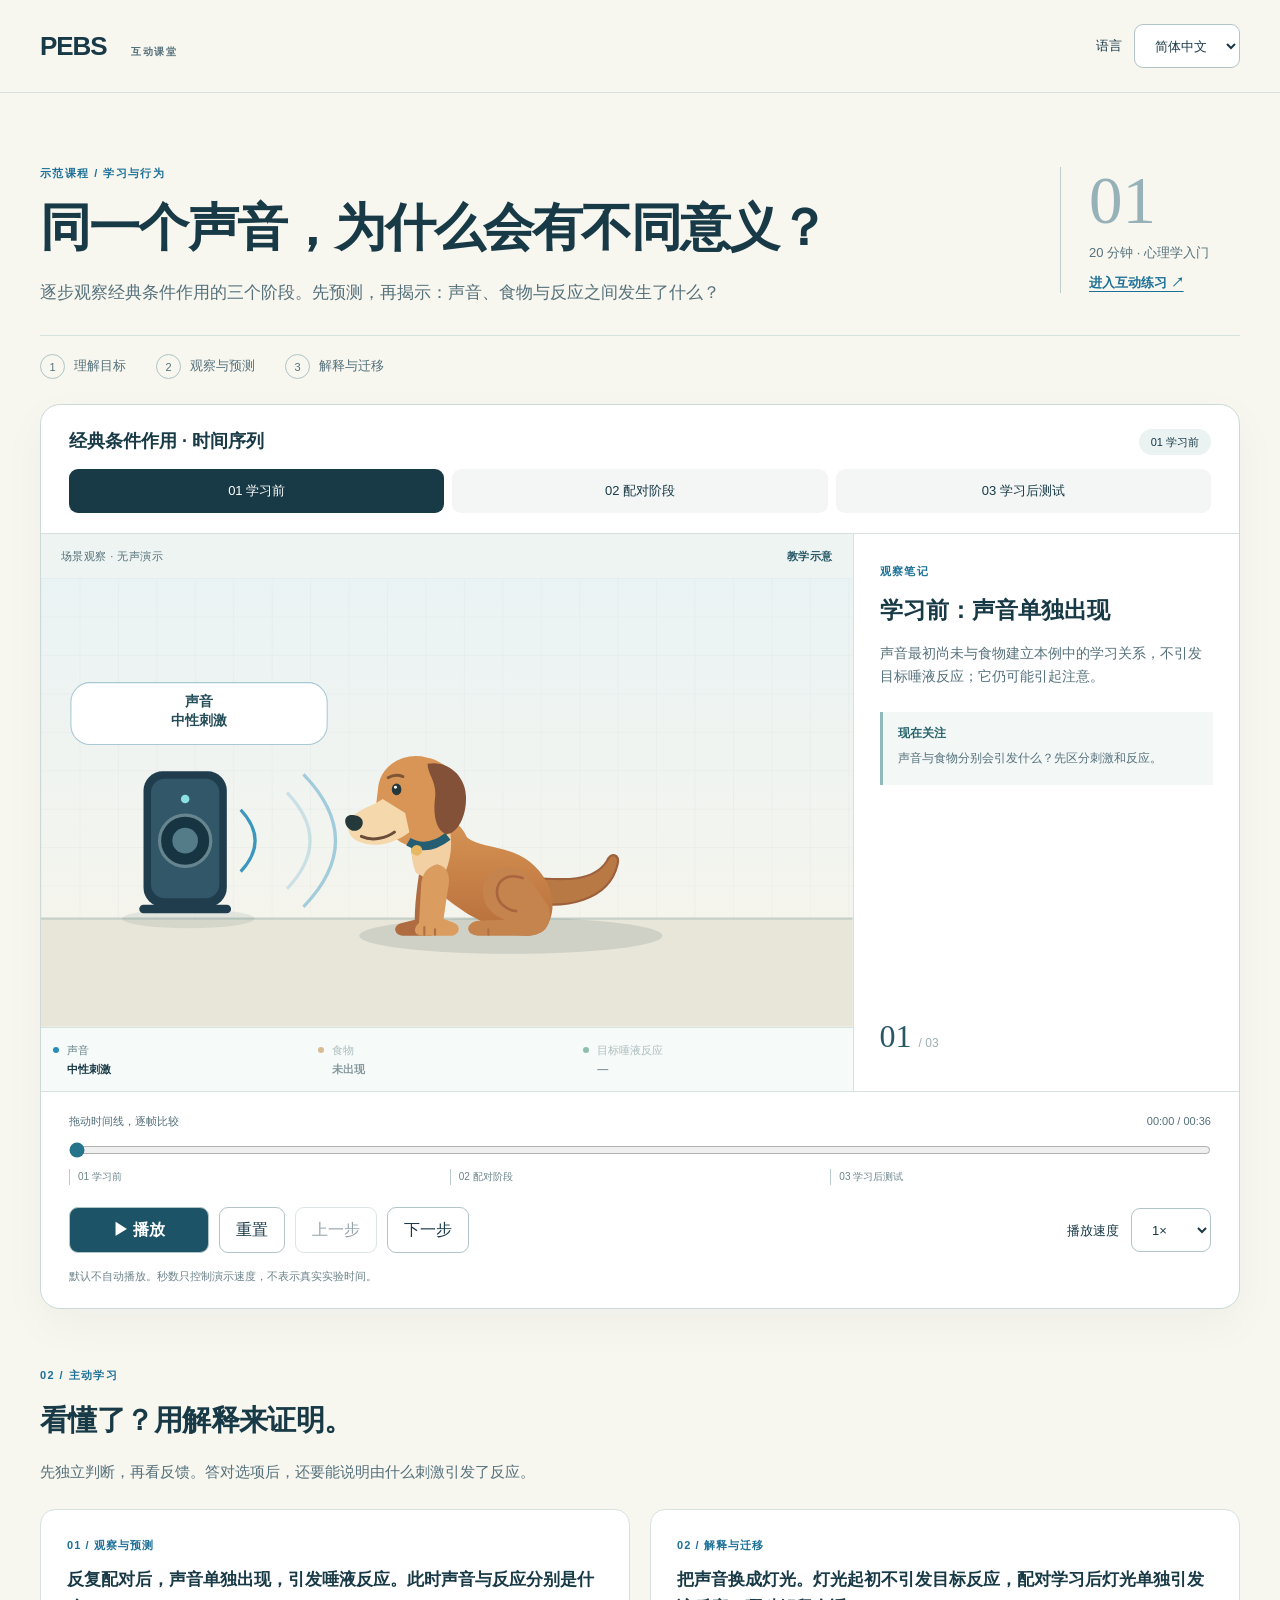
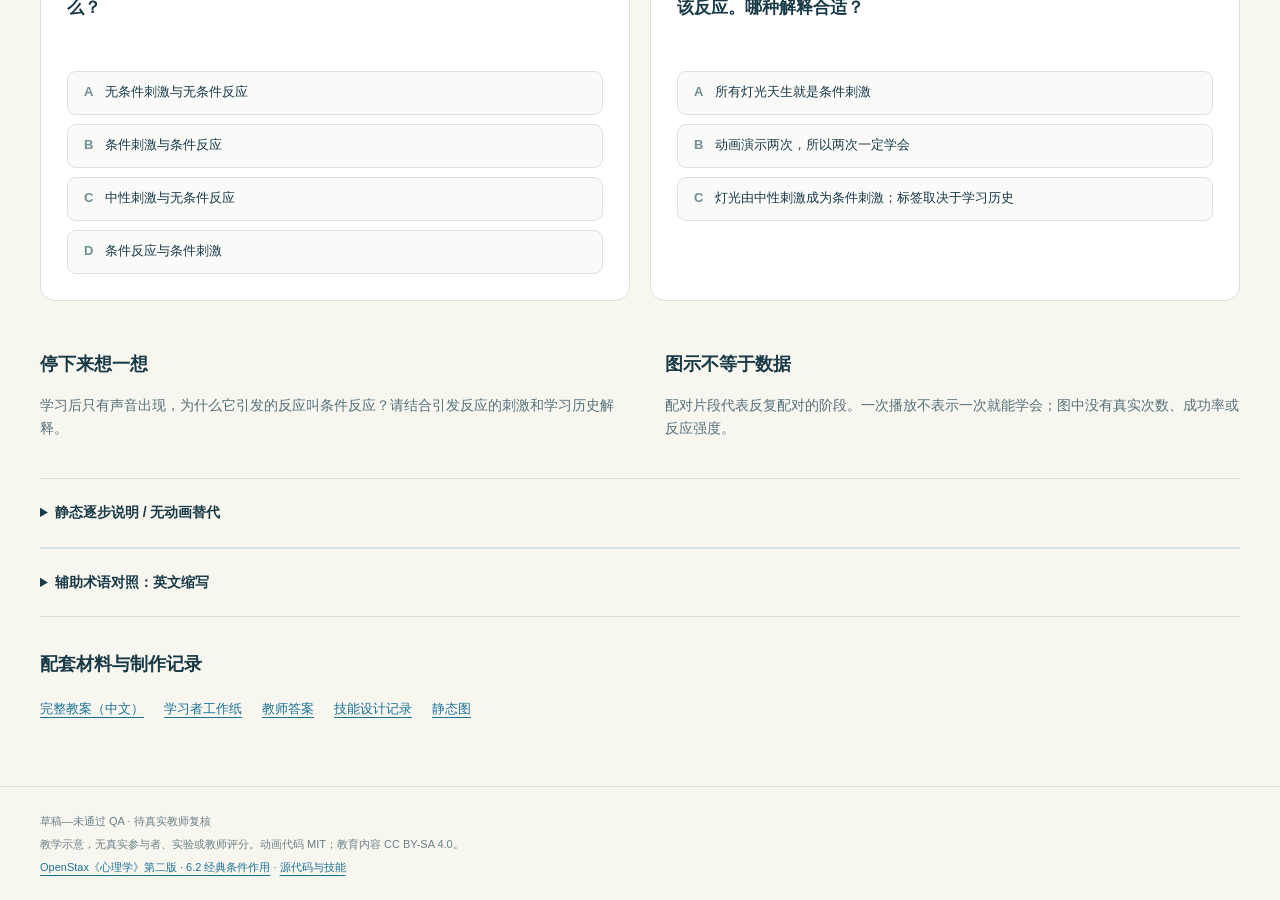
<file: examples/classical-conditioning/index.html>
<!doctype html><html lang="zh-CN"><head><meta charset="utf-8"><meta name="viewport" content="width=device-width,initial-scale=1"><meta name="description" content="A continuous illustrated classical-conditioning lesson with timeline and interactive practice."><title>PEBS · 经典条件作用</title><link rel="stylesheet" href="style.css"><script defer src="demo.js"></script></head><body>
<header><a class="brand" href="https://github.com/Beritwu/psychology-education-skills">PEBS <span id="brandLabel"></span></a><label><span id="languageLabel">语言</span><select id="language"><option value="zh-CN">简体中文</option><option value="en">English</option><option value="ja">日本語</option><option value="ko">한국어</option></select></label></header>
<main><section class="hero"><div><p class="eyebrow" id="eyebrow"></p><h1 id="title"></h1><p class="intro" id="intro"></p></div><div class="lesson-meta"><span>01</span><p id="meta"></p><a href="#practice" id="practiceLink"></a></div></section><div class="learning-path" id="learningPath"></div>
<section class="laboratory" aria-labelledby="labTitle"><div class="lab-heading"><h2 id="labTitle"></h2><span class="status-pill" id="position"></span></div><nav class="phases" id="phaseNav"><button type="button" data-phase="0"></button><button type="button" data-phase="1"></button><button type="button" data-phase="2"></button></nav>
<div class="stage-layout"><div class="stage"><div class="scene-top"><span id="sceneLabel"></span><span id="sceneState"></span></div>
<svg id="scene" viewBox="0 0 760 420" role="img" aria-labelledby="sceneTitle sceneDesc"><title id="sceneTitle">经典条件作用场景</title><desc id="sceneDesc">声音、狗、食物与唾液反应。</desc><defs><linearGradient id="wall" x2="0" y2="1"><stop stop-color="#eaf3f4"/><stop offset="1" stop-color="#f8f5eb"/></linearGradient><linearGradient id="coat" x2="0" y2="1"><stop stop-color="#d89555"/><stop offset="1" stop-color="#b76e3b"/></linearGradient><linearGradient id="bowlFill" x2="0" y2="1"><stop stop-color="#e6a652"/><stop offset="1" stop-color="#bc7630"/></linearGradient><pattern id="grid" width="36" height="36" patternUnits="userSpaceOnUse"><path d="M36 0H0V36" fill="none" stroke="#90a9ab" stroke-opacity=".12"/></pattern></defs><rect width="760" height="420" fill="url(#wall)"/><rect width="760" height="320" fill="url(#grid)"/><path d="M0 319H760V420H0Z" fill="#e8e6d9"/><path d="M0 319H760" stroke="#c6d0c8" stroke-width="2"/><ellipse cx="440" cy="335" rx="142" ry="17" fill="#213f4120"/><ellipse cx="138" cy="319" rx="62" ry="9" fill="#213f4116"/>
<g id="soundSource"><rect x="96" y="181" width="78" height="127" rx="18" fill="#203d4d"/><rect x="103" y="188" width="64" height="112" rx="13" fill="#315768"/><circle cx="135" cy="246" r="24" fill="#173443" stroke="#66858e" stroke-width="3"/><circle id="speakerCone" cx="135" cy="246" r="12" fill="#547b88"/><circle id="speakerLight" cx="135" cy="207" r="4" fill="#8cacae"/><rect x="92" y="306" width="86" height="8" rx="4" fill="#203d4d"/></g>
<g id="waves" fill="none" stroke="#278dba" stroke-width="3"><path id="wave0" d="M187 217Q214 246 187 275"/><path id="wave1" d="M207 201Q250 246 207 291"/><path id="wave2" d="M229 184Q289 246 229 308"/></g>
<g id="dog">
<!-- Sitting profile: tail and far foreleg behind a continuous neck/back silhouette. -->
<path id="tail" d="M454 303C491 311 532 302 540 268C542 259 534 256 530 265C518 284 491 284 457 280Z" fill="#b97945" stroke="#9c603b" stroke-width="2"/>
<path d="M359 251C354 273 350 302 350 320L338 323C329 325 330 334 339 335H366L375 267Z" fill="#af6c40"/>
<path d="M354 226C371 217 391 225 399 243C411 253 438 250 458 266C478 282 486 309 472 329C463 338 444 336 429 330L400 315C382 302 363 290 351 271C344 258 346 238 354 226Z" fill="url(#coat)"/>
<!-- The folded hind leg ends in a flat planted paw, separated from the chest. -->
<path d="M454 277C435 263 414 275 414 294C414 308 425 317 435 320L410 321C398 322 396 334 409 335H455C473 335 480 322 475 307" fill="#c5844d"/>
<path d="M451 281C437 276 427 283 427 294C427 305 437 311 445 312" fill="none" stroke="#a9653d" stroke-width="2.5" stroke-linecap="round"/>
<!-- A narrow chest bib follows the neck, with one near foreleg below it. -->
<path d="M353 237C363 242 376 240 383 236C386 253 383 272 372 287L351 276C345 261 347 247 353 237Z" fill="#f2d0a4"/>
<path d="M371 268C381 270 384 279 381 292L377 319L387 323C394 326 392 335 383 335H358C349 335 348 328 354 323L356 287C357 277 361 271 371 268Z" fill="#db9c60"/>
<path d="M359 327L359 334M369 329L369 334M419 329L419 334" stroke="#af7045" stroke-width="2" stroke-linecap="round"/>
<g id="dogHead">
<path d="M316 194C320 173 342 163 361 168C382 172 391 188 388 209L381 239C373 254 351 257 335 246L312 228Z" fill="#d89555"/>
<path d="M320 207C310 214 300 215 291 224C285 231 287 243 298 247C314 254 333 247 345 238L341 220Z" fill="#f6d8ad"/>
<path d="M291 222C283 222 283 232 290 236C296 239 303 233 301 227C300 224 296 222 291 222Z" fill="#25383a"/>
<path d="M300 242C311 247 324 243 331 238" fill="none" stroke="#694d39" stroke-width="2.8" stroke-linecap="round"/>
<path d="M362 174C382 170 399 187 398 207C398 224 390 239 380 240C370 237 367 222 369 206C371 191 362 184 362 174Z" fill="#825137"/>
<ellipse id="eye" cx="333" cy="198" rx="4.5" ry="5.5" fill="#27383c"/><circle cx="332" cy="196" r="1.4" fill="white"/>
<path d="M325 187Q332 183 339 186" fill="none" stroke="#805437" stroke-width="2.6" stroke-linecap="round"/>
<g id="droplets" fill="#279fc0"><path id="drop0" d="M307 245Q302 253 307 256Q312 253 307 245"/><path id="drop1" d="M312 246Q307 254 312 257Q317 254 312 246"/><path id="drop2" d="M309 245Q304 253 309 256Q314 253 309 245"/></g>
</g>
<path d="M344 247Q362 257 381 242" fill="none" stroke="#255d72" stroke-width="8"/><circle cx="352" cy="255" r="5" fill="#e6b862"/>
</g>
<g id="foodObject"><ellipse cx="242" cy="335" rx="59" ry="9" fill="#213f4120"/><path d="M188 306H296L281 333H202Z" fill="url(#bowlFill)" stroke="#9c632f" stroke-width="2"/><ellipse cx="242" cy="305" rx="55" ry="12" fill="#f5d2a1" stroke="#b97b36" stroke-width="2"/><g fill="#93603d"><circle cx="211" cy="300" r="8"/><circle cx="228" cy="295" r="9"/><circle cx="245" cy="298" r="9"/><circle cx="263" cy="295" r="8"/><circle cx="278" cy="302" r="7"/></g><path d="M205 321H279" stroke="#f5cf8c" stroke-width="3" stroke-linecap="round"/></g>
<g class="svg-label"><rect x="28" y="98" width="240" height="58" rx="18" fill="#fff" stroke="#a7c8d5"/><text id="cueSvgText" x="148" y="120" text-anchor="middle"/></g><g id="responseLabel" class="svg-label"><path d="M438 157L397 192" stroke="#459c86" stroke-width="2" stroke-dasharray="4 4"/><rect x="430" y="100" width="280" height="62" rx="21" fill="#e8f8ed" stroke="#7fbba2"/><text id="responseSvgText" x="570" y="125" text-anchor="middle"/></g><g id="foodLabel" class="svg-label"><rect x="116" y="353" width="260" height="58" rx="16" fill="#fff2d8" stroke="#d5b476"/><text id="foodSvgText" x="246" y="375" text-anchor="middle"/></g></svg>
<div class="event-strip"><div id="cueEvent"><span class="event-dot blue"></span><span id="cueTitle"></span><strong id="cueTag"></strong></div><div id="foodEvent"><span class="event-dot amber"></span><span id="foodTitle"></span><strong id="foodTag"></strong></div><div id="responseEvent"><span class="event-dot green"></span><span id="responseTitle"></span><strong id="responseTag"></strong></div></div></div>
<aside class="observation"><div class="small-label" id="observeLabel"></div><h3 id="stepTitle"></h3><p id="caption" aria-live="polite"></p><div class="focus-box"><span id="focusLabel"></span><p id="focusText"></p></div><div class="phase-fraction"><span id="phaseNumber">01</span><span>/ 03</span></div></aside></div>
<div class="timeline"><div class="timeline-labels"><span id="timelineLabel"></span><output id="clock">00:00 / 00:36</output></div><input id="scrubber" type="range" min="0" max="36" step="0.01" value="0" aria-label="动画时间线"><div class="timeline-chapters" id="timelineChapters"></div></div><div class="controls"><button id="play" class="primary" type="button"></button><button id="reset" type="button"></button><button id="previous" type="button"></button><button id="next" type="button"></button><label><span id="speedLabel"></span><select id="speed"><option value="0.5">0.5×</option><option value="1" selected>1×</option><option value="1.5">1.5×</option></select></label></div><p class="motion-note" id="motionNote"></p></section>
<section class="practice" id="practice"><div class="section-heading"><span class="eyebrow" id="practiceEyebrow"></span><h2 id="practiceTitle"></h2><p id="practiceIntro"></p></div><div id="questions" class="questions"></div></section><section class="takeaways"><div><h2 id="questionTitle"></h2><p id="question"></p></div><div><h2 id="limitTitle"></h2><p id="limit"></p></div></section><details><summary id="transcriptTitle"></summary><ol id="transcriptList"></ol></details><details id="glossary"><summary id="glossaryTitle"></summary><ul id="glossaryList"></ul></details><section class="resources"><h2 id="resourceTitle"></h2><p id="resources"></p></section><noscript><a href="overview.zh-CN.svg">静态图（中文）</a> · <a href="overview.en.svg">Static diagram (English)</a> · <a href="overview.ja.svg">静的な図（日本語）</a> · <a href="overview.ko.svg">정적 그림（한국어）</a></noscript></main><footer><p id="draft"></p><p id="footer"></p><a href="https://openstax.org/books/psychology-2e/pages/6-2-classical-conditioning" id="sourceTitle"></a> · <a href="https://github.com/Beritwu/psychology-education-skills" id="sourceLink"></a></footer></body></html>
</file>
<file: examples/classical-conditioning/style.css>
:root{color-scheme:light;--ink:#183946;--muted:#55717b;--line:#d7e1df;--blue:#1d7198;--green:#20705b;--cream:#f7f6ef}*{box-sizing:border-box}html{scroll-behavior:smooth}body{margin:0;background:var(--cream);color:var(--ink);font-family:Inter,"Segoe UI","Noto Sans CJK SC","Yu Gothic","Malgun Gothic",sans-serif;line-height:1.65}header,main,footer{max-width:1280px;margin:auto;padding:24px 40px}header{display:flex;align-items:center;justify-content:space-between;border-bottom:1px solid var(--line);gap:20px}.brand{font-size:26px;letter-spacing:-.04em;font-weight:850;text-decoration:none;color:var(--ink)}.brand span{font-size:10px;letter-spacing:.17em;font-weight:600;display:inline-block;margin-left:18px;color:var(--muted)}a{color:var(--blue);text-underline-offset:4px}header label,.controls label{display:flex;align-items:center;gap:12px;font-size:13px}select,button{font:inherit;color:var(--ink);background:white;border:1px solid #b2c4c8;border-radius:9px;min-height:44px;padding:9px 16px}button{cursor:pointer;transition:background .18s,border-color .18s}button:hover:not(:disabled){background:#edf5f6;border-color:var(--blue)}:focus-visible{outline:3px solid #b87925;outline-offset:4px}button:disabled{opacity:.45;cursor:default}.hero{display:grid;grid-template-columns:1fr 180px;gap:70px;align-items:center;padding:36px 0 28px}.eyebrow,.small-label{font-size:11px;font-weight:700;letter-spacing:.13em;color:var(--blue)}h1{font-size:clamp(30px,4.1vw,51px);line-height:1.22;letter-spacing:-.035em;margin:15px 0 20px;max-width:900px}.intro{font-size:17px;color:var(--muted);max-width:800px;margin:0}.lesson-meta{border-left:1px solid #becfcb;padding-left:28px;font-size:13px;color:var(--muted)}.lesson-meta>span{font-family:Georgia,serif;font-size:67px;line-height:1;color:#96b2b8}.lesson-meta p{margin:8px 0}.lesson-meta a{font-weight:600}.learning-path{display:flex;gap:30px;border-top:1px solid var(--line);padding:18px 0 25px;font-size:13px;color:var(--muted)}.learning-path span:before{content:attr(data-number);display:inline-grid;place-items:center;width:23px;height:23px;border:1px solid #aec4c6;border-radius:50%;margin-right:9px;font-size:11px}.laboratory{background:white;border:1px solid #cbdad8;border-radius:20px;overflow:hidden;box-shadow:0 15px 45px #1d45520a}.lab-heading{padding:22px 28px 12px;display:flex;align-items:center;justify-content:space-between;gap:15px}.lab-heading h2{font-size:18px;margin:0}.status-pill{font-size:11px;border-radius:20px;background:#eaf3f2;padding:4px 12px;white-space:nowrap}.phases{display:grid;grid-template-columns:repeat(3,1fr);padding:0 28px 20px;gap:8px}.phases button{font-size:13px;background:#f3f6f5;border:1px solid transparent}.phases button[aria-current=step]{background:var(--ink);color:white}.stage-layout{display:grid;grid-template-columns:minmax(0,2.1fr) minmax(250px,1fr);border-top:1px solid var(--line);border-bottom:1px solid var(--line)}.stage{min-width:0;background:#edf2eb}.scene-top{display:flex;align-items:center;justify-content:space-between;padding:13px 20px;font-size:11px;letter-spacing:.04em;color:#547078;background:#edf4f2}.scene-top span:last-child{font-weight:700;color:#295868}#scene{display:block;width:100%;height:auto}.svg-label text{font-family:inherit;font-size:13px;fill:#244d5a;font-weight:650}.event-strip{display:grid;grid-template-columns:repeat(3,1fr);background:#f6faf8;padding:13px 12px;gap:8px;border-top:1px solid #d6e3df}.event-strip>div{font-size:11px;color:#6b858a;display:grid;grid-template-columns:8px 1fr;gap:1px 6px;align-items:center;opacity:.5}.event-strip>div.active{opacity:1}.event-strip strong{grid-column:2;font-weight:650;font-size:11px;color:var(--ink)}.event-dot{display:block;width:6px;height:6px;border-radius:50%}.blue{background:#278dba}.amber{background:#bb7b30}.green{background:#298565}.observation{padding:28px 26px;background:#fff;border-left:1px solid var(--line);position:relative;display:flex;flex-direction:column}.observation h3{font-size:23px;line-height:1.45;margin:14px 0}.observation>p{font-size:14px;color:var(--muted);margin:0 0 24px}.focus-box{border-left:3px solid #90b9bc;background:#f3f7f6;padding:12px 15px;font-size:12px}.focus-box>span{font-weight:700;color:#2a656d}.focus-box p{margin:5px 0;color:var(--muted)}.phase-fraction{margin-top:auto;padding-top:22px;color:#9bb0b3;font-size:12px}.phase-fraction span:first-child{font-size:32px;color:#285865;margin-right:7px;font-family:Georgia,serif}.timeline{padding:20px 28px 0}.timeline-labels{display:flex;justify-content:space-between;font-size:11px;color:var(--muted)}#clock{font-variant-numeric:tabular-nums}input[type=range]{width:100%;accent-color:#26748b;cursor:ew-resize;margin:10px 0 4px;height:20px}.timeline-chapters{display:grid;grid-template-columns:repeat(3,1fr);font-size:10px;color:#6a858c}.timeline-chapters span{border-left:1px solid #b8cdcc;padding-left:8px}.controls{display:flex;gap:10px;align-items:center;padding:22px 28px 0;flex-wrap:wrap}.controls label{margin-left:auto}.primary{background:#1c5366;color:white;min-width:140px;font-weight:650}.primary:hover:not(:disabled){background:#286c80;color:white}.motion-note{font-size:11px;color:#6c8389;margin:14px 28px 22px}.practice{padding:52px 0 24px}.section-heading h2{font-size:29px;letter-spacing:-.02em;margin:10px 0}.section-heading p{color:var(--muted);font-size:15px;max-width:800px}.questions{display:grid;grid-template-columns:1fr 1fr;gap:20px;margin-top:24px}.question-card{background:white;border:1px solid var(--line);border-radius:15px;padding:26px}.question-card .question-number{font-size:11px;letter-spacing:.1em;color:var(--blue);font-weight:700}.question-card h3{font-size:17px;line-height:1.65;min-height:85px;margin:12px 0 20px}.options{display:grid;gap:9px}.options button{text-align:left;font-size:13px;display:flex;gap:12px;align-items:flex-start;width:100%;background:#fafbf9;border-color:#d9e3df}.options button b{color:#718d94}.options button.selected{border-color:#317a8a;background:#eaf4f5}.options button.correct{border-color:#458b68;background:#eef8ef}.feedback{font-size:13px;margin:18px 0 0;padding:14px;border-radius:8px;background:#f3f6f5;color:var(--muted)}.feedback:empty{display:none}.feedback strong{display:block;color:var(--green);margin-bottom:5px}.takeaways{display:grid;grid-template-columns:1fr 1fr;gap:50px;padding:10px 0 24px}.takeaways h2{font-size:18px}.takeaways p{font-size:14px;color:var(--muted)}details{border-top:1px solid var(--line);border-bottom:1px solid var(--line);padding:22px 0;font-size:14px}summary{cursor:pointer;font-weight:650}li{padding:7px 0}.resources{padding:18px 0}.resources h2{font-size:18px}.resources a{display:inline-block;font-size:13px;margin:0 20px 8px 0}footer{font-size:11px;color:#6c8187;border-top:1px solid var(--line);padding-top:20px}footer p{margin:5px 0}
@media(max-width:900px){header,main,footer{padding-left:24px;padding-right:24px}.hero{grid-template-columns:1fr;gap:15px}.lesson-meta{display:none}.stage-layout{grid-template-columns:1fr}.observation{border-left:0;border-top:1px solid var(--line);padding:20px;display:grid;grid-template-columns:1fr 1fr;gap:0 24px}.observation .small-label,.observation h3,.observation>p{grid-column:1}.observation h3{font-size:20px;margin:8px 0}.observation>p{margin-bottom:0}.focus-box{grid-column:2;grid-row:1/4;align-self:center}.phase-fraction{display:none}.learning-path{gap:16px;flex-wrap:wrap}.questions{gap:14px}.question-card{padding:20px}.controls{gap:8px}.controls label{margin-left:0}}
@media(max-width:580px){header,main,footer{padding:18px}.brand span{display:none}header label>span{display:none}.hero{padding:22px 0}.intro{font-size:15px}h1{font-size:33px}.learning-path{gap:10px;font-size:11px;padding-bottom:19px}.learning-path span:before{width:19px;height:19px;margin-right:5px}.lab-heading{padding:18px 16px 10px}.lab-heading h2{font-size:15px}.status-pill{font-size:10px;padding:3px 8px}.phases{padding:0 12px 14px;gap:5px}.phases button{font-size:11px;padding:8px 4px}.observation{display:block;padding:18px}.observation h3{font-size:20px}.observation>p{font-size:13px;margin-bottom:14px}.focus-box{font-size:12px}.event-strip{padding:10px 8px;gap:4px}.event-strip>div,.event-strip strong{font-size:9px}.scene-top{font-size:9px;padding:10px 12px}.timeline{padding:18px 16px 0}.timeline-chapters{font-size:9px}.controls{padding:18px 16px 0;display:grid;grid-template-columns:1fr 1fr}.controls button{white-space:nowrap;font-size:13px;padding:9px;min-width:0}.controls label{grid-column:1/3;justify-self:end}.motion-note{margin:12px 16px 18px}.questions,.takeaways{grid-template-columns:1fr;gap:18px}.question-card h3{min-height:0}.practice{padding-top:35px}.section-heading h2{font-size:25px}.takeaways{padding-top:0;gap:0}}
@media(prefers-reduced-motion:reduce){html{scroll-behavior:auto}*,*:before,*:after{transition:none!important;animation:none!important}}
@media print{header,.controls,.timeline,.phases{display:none}.laboratory{box-shadow:none}.questions{display:block}.question-card{break-inside:avoid;margin:20px 0}.stage-layout{display:block}body{background:white}}
</file>
